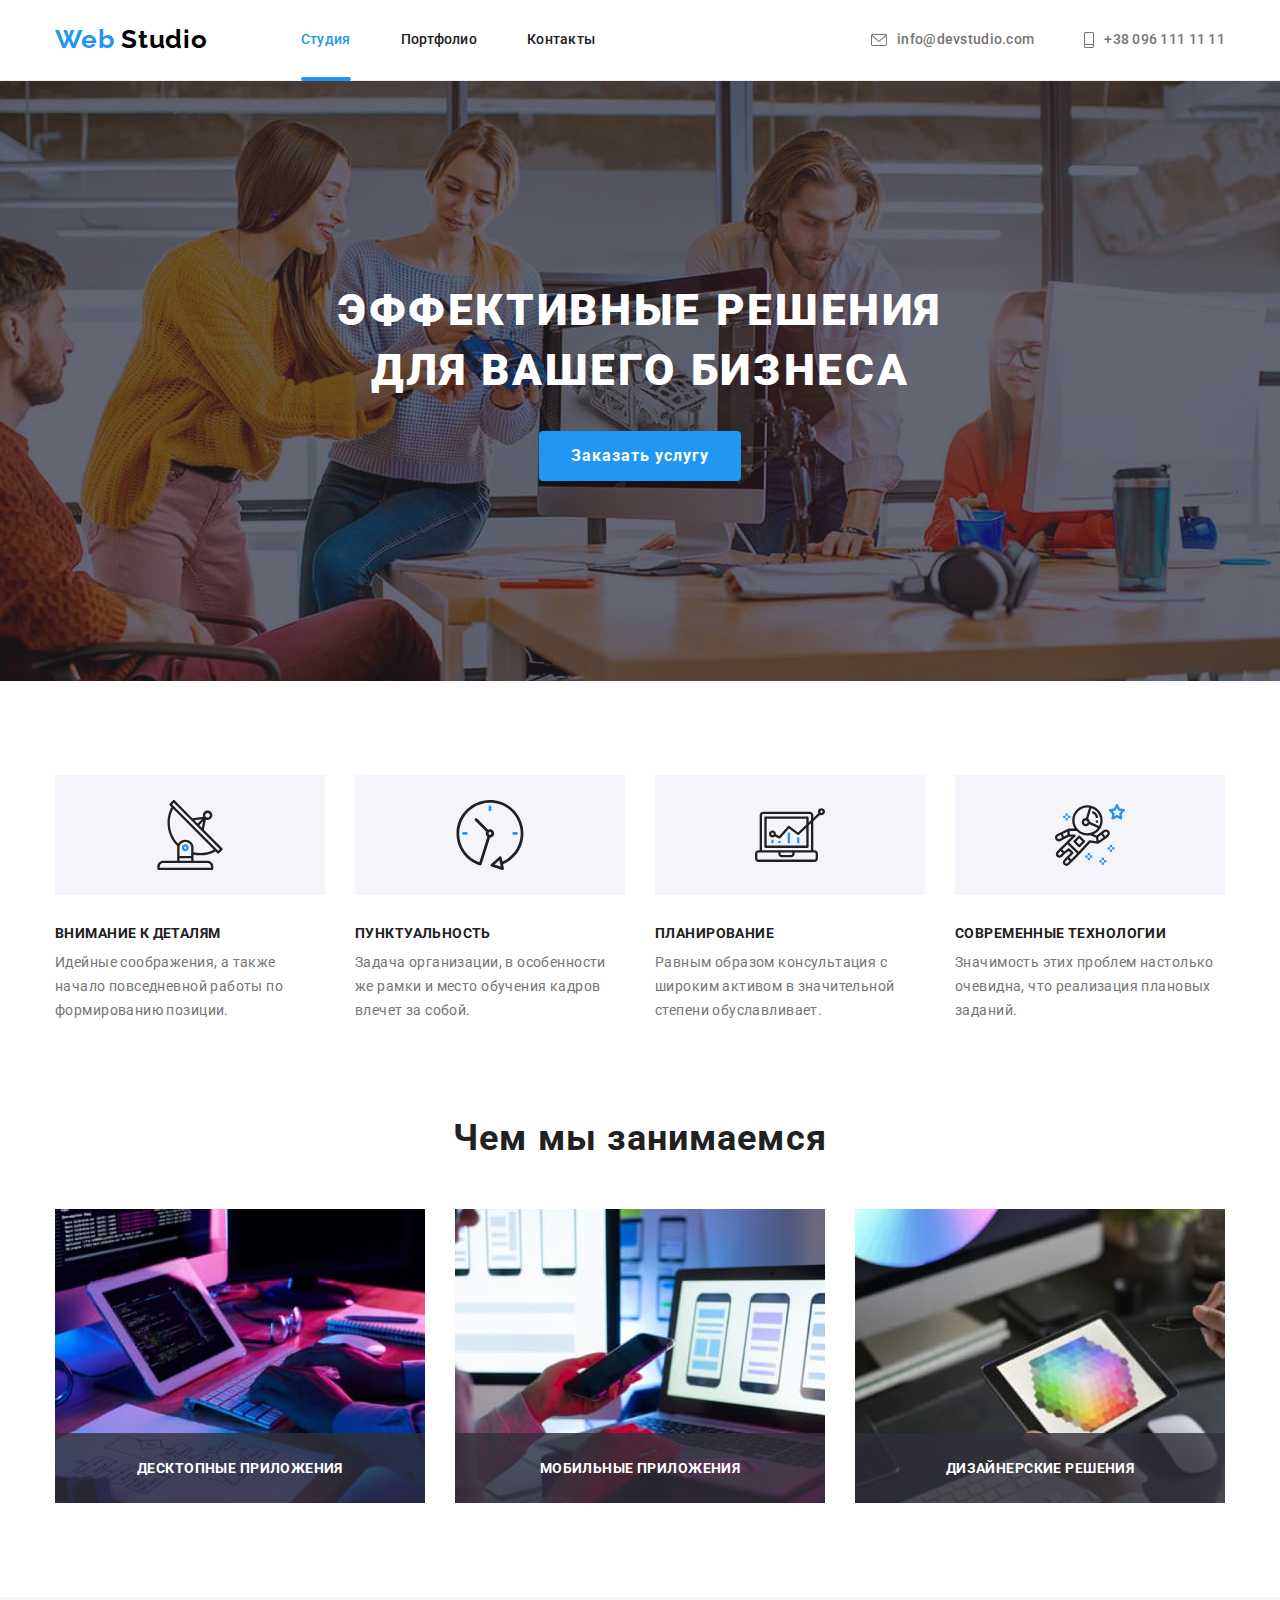
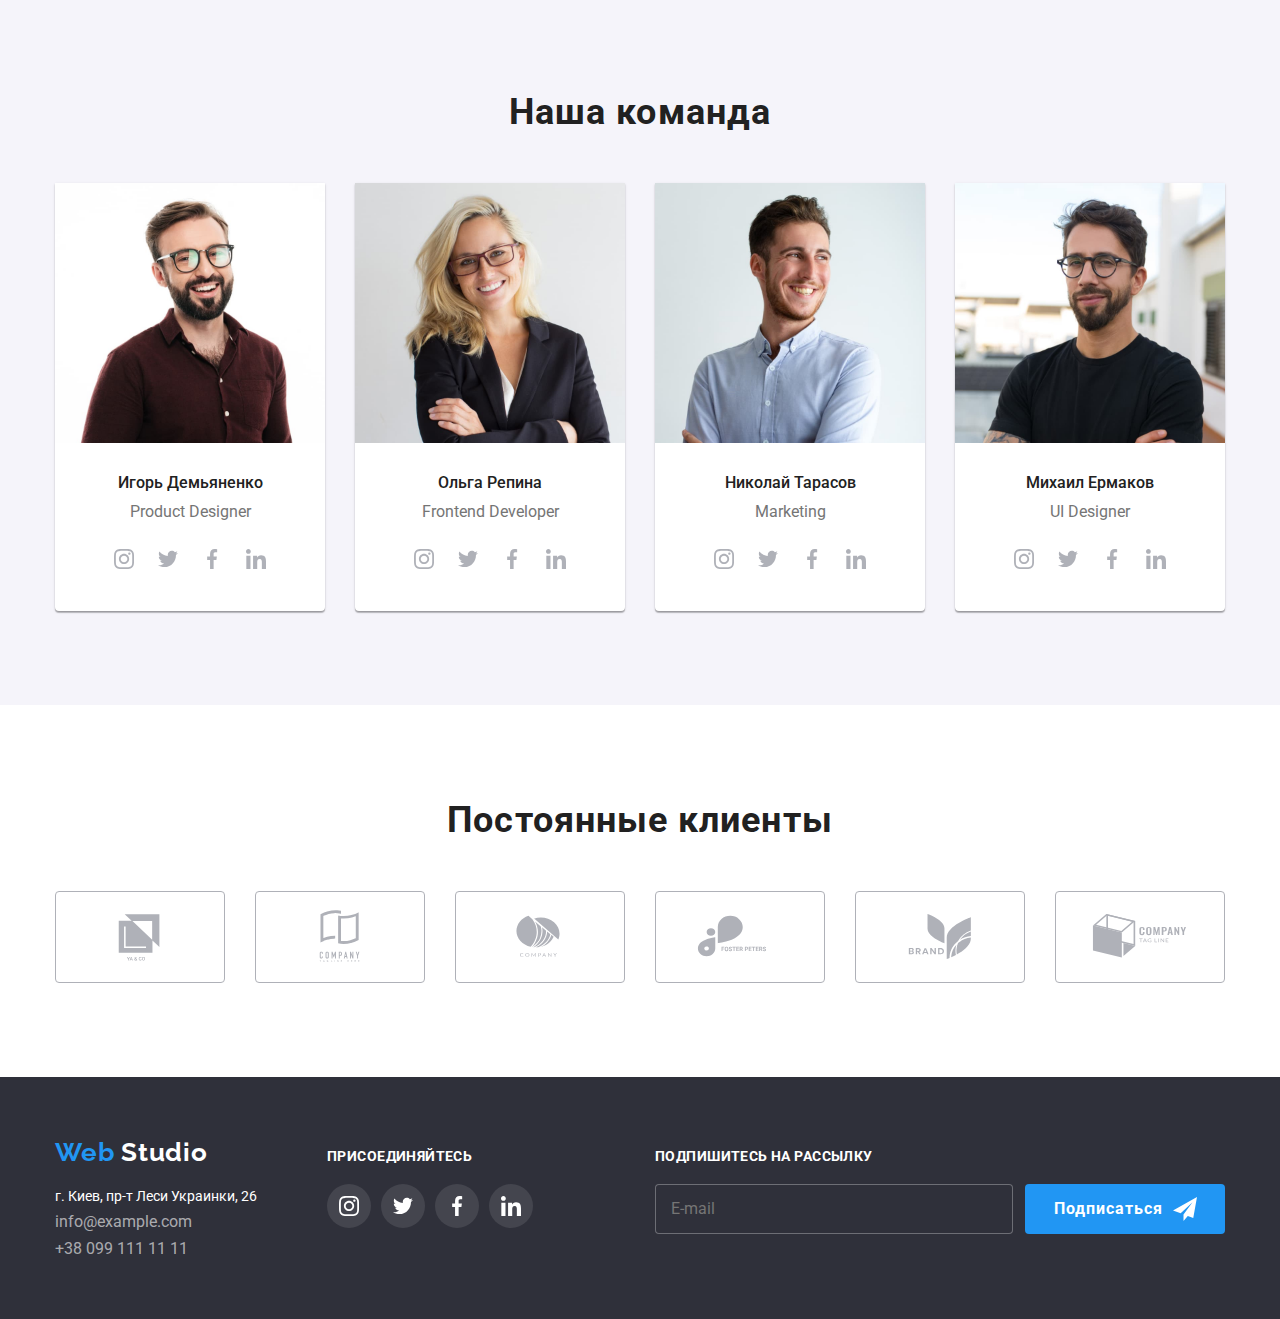
<file: index.html>
<!DOCTYPE html>
<html lang="ru">
  <head>
    <meta charset="UTF-8" />
    <meta http-equiv="X-UA-Compatible" content="IE=edge" />
    <meta name="viewport" content="width=device-width, initial-scale=1.0" />
    <title>Веб-студия</title>
    <link rel="preconnect" href="https://fonts.gstatic.com" />
    <link
      href="https://fonts.googleapis.com/css2?family=Raleway:wght@700&family=Roboto:wght@400;500;700;900&display=swap"
      rel="stylesheet"
    />
    <link
      rel="stylesheet"
      href="https://cdnjs.cloudflare.com/ajax/libs/modern-normalize/1.0.0/modern-normalize.min.css"
    />

    <!-- link rel="stylesheet" href="./css/style.css" />< -->

    <link rel="stylesheet" href="./css/main.min.css" />
  </head>
  <body>
    <!-- --------header---------- -->
    <header class="header-page">
      <div class="header-container container">
        <a href="./index.html" class="link logo header-page__logo">
          <span class="header-page__web">Web</span>
          Studio
        </a>

        <nav class="nav-page">
          <ul class="nav-page__list">
            <li class="nav-page__item">
              <a
                href="./index.html"
                class="link nav-page__link nav-page__link--current link"
              >
                Студия
              </a>
            </li>
            <li class="nav-page__item">
              <a href="./portfolio.html" class="link nav-page__link link">
                Портфолио
              </a>
            </li>
            <li class="nav-page__item">
              <a href="" class="link nav-page__link link">Контакты</a>
            </li>
          </ul>
        </nav>

        <!-- --------header contacts---------=------ -->
        <ul class="contacts-list">
          <li class="contacts-list__item">
            <a
              href="mailto:info@devstudio.com"
              class="link contacts-list__link link"
            >
              <svg class="contacts-list__icon" width="16" height="12">
                <use href="./img/sprite.svg#icon-mail"></use>
              </svg>
              info@devstudio.com
            </a>
          </li>
          <li class="contacts-list__item">
            <a href="tel:+380961111111" class="link contacts-list__link">
              <svg class="contacts-list__icon" width="10" height="16">
                <use href="./img/sprite.svg#icon-phone"></use>
              </svg>
              +38 096 111 11 11
            </a>
          </li>
        </ul>
      </div>
    </header>

    <main>
      <!-------------business solution--------------->

      <section class="overlay-section">
        <div class="overlay-container">
          <h1 class="overlay-title">
            Эффективные решения для вашего бизнеса
          </h1>
          <button data-modal-open type="button" class="overlay-button">
            Заказать услугу
          </button>
        </div>
      </section>

      <!-------------advantage------------------------>
      <section class="advantage-section">
        <div class="container">
          <h2 class="title visually-hidden">Наши особенности</h2>
          <ul class="advantage-list">
            <li class="advantage-list__item">
              <div class="advantage-icon">
                <svg class="advantage-icon__svg">
                  <use href="./img/sprite.svg#icon-antenna"></use>
                </svg>
              </div>
              <h3 class="advantage-list__title">Внимание к деталям</h3>
              <p class="advantage-list__description">
                Идейные соображения, а также начало повседневной работы по
                формированию позиции.
              </p>
            </li>

            <li class="advantage-list__item">
              <div class="advantage-icon">
                <svg class="advantage-icon__svg">
                  <use href="./img/sprite.svg#icon-clock"></use>
                </svg>
              </div>
              <h3 class="advantage-list__title">Пунктуальность</h3>
              <p class="advantage-list__description">
                Задача организации, в особенности же рамки и место обучения
                кадров влечет за собой.
              </p>
            </li>

            <li class="advantage-list__item">
              <div class="advantage-icon">
                <svg class="advantage-icon__svg">
                  <use href="./img/sprite.svg#icon-diagram"></use>
                </svg>
              </div>
              <h3 class="advantage-list__title">Планирование</h3>
              <p class="advantage-list__description">
                Равным образом консультация с широким активом в значительной
                степени обуславливает.
              </p>
            </li>

            <li class="advantage-list__item">
              <div class="advantage-icon">
                <svg class="advantage-icon__svg">
                  <use href="./img/sprite.svg#icon-astronaut"></use>
                </svg>
              </div>

              <h3 class="advantage-list__title">Современные технологии</h3>
              <p class="advantage-list__description">
                Значимость этих проблем настолько очевидна, что реализация
                плановых заданий.
              </p>
            </li>
          </ul>
        </div>
      </section>

      <!--------------what are we doing---------------->
      <section class="services-section">
        <div class="container">
          <h2 class="title">Чем мы занимаемся</h2>
          <ul class="services-list">
            <li class="services-list__item">
              <div class="develop">
                <img
                  src="./img/box1.jpg"
                  alt="Десктопные приложения"
                  width="370"
                  height="294"
                />
                <div class="develop-fon">
                  <p class="develop-fon__name">Десктопные приложения</p>
                </div>
              </div>
            </li>

            <li class="services-list__item">
              <div class="develop">
                <img
                  src="./img/box2.jpg"
                  alt="Мобильные приложения"
                  width="370"
                  height="294"
                />
                <div class="develop-fon">
                  <p class="develop-fon__name">Мобильные приложения</p>
                </div>
              </div>
            </li>

            <li class="services-list__item">
              <div class="develop">
                <img
                  src="./img/box3.jpg"
                  alt="Дизайнерские решения"
                  width="370"
                  height="294"
                />
                <div class="develop-fon">
                  <p class="develop-fon__name">Дизайнерские решения</p>
                </div>
              </div>
            </li>
          </ul>
        </div>
      </section>

      <!---------------our team------------------------->
      <section class="team-section">
        <div class="container">
          <h2 class="title">Наша команда</h2>
          <ul class="team-list">
            <li class="team-list__item">
              <img
                src="./img/team-img/img.jpg"
                alt="Игорь Демьяненко фото"
                width="270"
                height="260"
              />
              <div class="team-data">
                <h3 class="team-data__name">Игорь Демьяненко</h3>
                <p class="team-data__position">Product Designer</p>

                <ul class="social-list">
                  <li class="social-list__item">
                    <a
                      href=""
                      class="social-list__link social-list__link--light"
                    >
                      <svg class="social-list__svg" width="20" height="20">
                        <use href="./img/sprite.svg#icon-instagram"></use>
                      </svg>
                    </a>
                  </li>

                  <li class="social-list__item">
                    <a
                      href=""
                      class="social-list__link social-list__link--light"
                    >
                      <svg class="social-list__svg" width="20" height="20">
                        <use href="./img/sprite.svg#icon-twitter"></use>
                      </svg>
                    </a>
                  </li>

                  <li class="social-list__item">
                    <a
                      href=""
                      class="social-list__link social-list__link--light"
                    >
                      <svg class="social-list__svg" width="20" height="20">
                        <use href="./img/sprite.svg#icon-facebook"></use>
                      </svg>
                    </a>
                  </li>

                  <li class="social-list__item">
                    <a
                      href=""
                      class="social-list__link social-list__link--light"
                    >
                      <svg class="social-list__svg" width="20" height="20">
                        <use href="./img/sprite.svg#icon-linkedin"></use>
                      </svg>
                    </a>
                  </li>
                </ul>
              </div>
            </li>
            <li class="team-list__item">
              <img
                src="./img/team-img/img1.jpg"
                alt="Ольга Репина фото"
                width="270"
                height="260"
              />
              <div class="team-data">
                <h3 class="team-data__name">Ольга Репина</h3>
                <p class="team-data__position">Frontend Developer</p>
                <ul class="social-list">
                  <li class="social-list__item">
                    <a
                      href=""
                      class="social-list__link social-list__link--light"
                    >
                      <svg class="social-list__svg" width="20" height="20">
                        <use href="./img/sprite.svg#icon-instagram"></use>
                      </svg>
                    </a>
                  </li>

                  <li class="social-list__item">
                    <a
                      href=""
                      class="social-list__link social-list__link--light"
                    >
                      <svg class="social-list__svg" width="20" height="20">
                        <use href="./img/sprite.svg#icon-twitter"></use>
                      </svg>
                    </a>
                  </li>

                  <li class="social-list__item">
                    <a
                      href=""
                      class="social-list__link social-list__link--light"
                    >
                      <svg class="social-list__svg" width="20" height="20">
                        <use href="./img/sprite.svg#icon-facebook"></use>
                      </svg>
                    </a>
                  </li>

                  <li class="social-list__item">
                    <a
                      href=""
                      class="social-list__link social-list__link--light"
                    >
                      <svg class="social-list__svg" width="20" height="20">
                        <use href="./img/sprite.svg#icon-linkedin"></use>
                      </svg>
                    </a>
                  </li>
                </ul>
              </div>
            </li>
            <li class="team-list__item">
              <img
                src="./img/team-img/img2.jpg"
                alt="Николай Тарасов фото"
                width="270"
                height="260"
              />
              <div class="team-data">
                <h3 class="team-data__name">Николай Тарасов</h3>
                <p class="team-data__position">Marketing</p>
                <ul class="social-list">
                  <li class="social-list__item">
                    <a
                      href=""
                      class="social-list__link social-list__link--light"
                    >
                      <svg class="social-list__svg" width="20" height="20">
                        <use href="./img/sprite.svg#icon-instagram"></use>
                      </svg>
                    </a>
                  </li>

                  <li class="social-list__item">
                    <a
                      href=""
                      class="social-list__link social-list__link--light"
                    >
                      <svg class="social-list__svg" width="20" height="20">
                        <use href="./img/sprite.svg#icon-twitter"></use>
                      </svg>
                    </a>
                  </li>

                  <li class="social-list__item">
                    <a
                      href=""
                      class="social-list__link social-list__link--light"
                    >
                      <svg class="social-list__svg" width="20" height="20">
                        <use href="./img/sprite.svg#icon-facebook"></use>
                      </svg>
                    </a>
                  </li>

                  <li class="social-list__item">
                    <a
                      href=""
                      class="social-list__link social-list__link--light"
                    >
                      <svg class="social-list__svg" width="20" height="20">
                        <use href="./img/sprite.svg#icon-linkedin"></use>
                      </svg>
                    </a>
                  </li>
                </ul>
              </div>
            </li>
            <li class="team-list__item">
              <img
                src="./img/team-img/img3.jpg"
                alt="Михаил Ермаков фото"
                width="270"
                height="260"
              />
              <div class="team-data">
                <h3 class="team-data__name">Михаил Ермаков</h3>
                <p class="team-data__position">UI Designer</p>
                <ul class="social-list">
                  <li class="social-list__item">
                    <a
                      href=""
                      class="social-list__link social-list__link--light"
                    >
                      <svg class="social-list__svg" width="20" height="20">
                        <use href="./img/sprite.svg#icon-instagram"></use>
                      </svg>
                    </a>
                  </li>

                  <li class="social-list__item">
                    <a
                      href=""
                      class="social-list__link social-list__link--light"
                    >
                      <svg class="social-list__svg" width="20" height="20">
                        <use href="./img/sprite.svg#icon-twitter"></use>
                      </svg>
                    </a>
                  </li>

                  <li class="social-list__item">
                    <a
                      href=""
                      class="social-list__link social-list__link--light"
                    >
                      <svg class="social-list__svg" width="20" height="20">
                        <use href="./img/sprite.svg#icon-facebook"></use>
                      </svg>
                    </a>
                  </li>

                  <li class="social-list__item">
                    <a
                      href=""
                      class="social-list__link social-list__link--light"
                    >
                      <svg class="social-list__svg" width="20" height="20">
                        <use href="./img/sprite.svg#icon-linkedin"></use>
                      </svg>
                    </a>
                  </li>
                </ul>
              </div>
            </li>
          </ul>
        </div>
      </section>

      <!-- ----------clients-------------- -->

      <section class="clients-section">
        <h2 class="title">Постоянные клиенты</h2>
        <div class="container">
          <ul class="clients-list">
            <li class="clients-list__item">
              <a href="" class="clients-list__link">
                <svg class="clients-list__svg">
                  <use
                    href="./img/sprite.svg#icon-logo1"
                    width="106"
                    height="60"
                  ></use>
                </svg>
              </a>
            </li>

            <li class="clients-list__item">
              <a href="" class="clients-list__link">
                <svg class="clients-list__svg">
                  <use
                    href="./img/sprite.svg#icon-logo2"
                    width="106"
                    height="60"
                  ></use>
                </svg>
              </a>
            </li>

            <li class="clients-list__item">
              <a href="" class="clients-list__link">
                <svg class="clients-list__svg">
                  <use
                    href="./img/sprite.svg#icon-logo3"
                    width="106"
                    height="60"
                  ></use>
                </svg>
              </a>
            </li>

            <li class="clients-list__item">
              <a href="" class="clients-list__link">
                <svg class="clients-list__svg">
                  <use
                    href="./img/sprite.svg#icon-logo4"
                    width="106"
                    height="60"
                  ></use>
                </svg>
              </a>
            </li>

            <li class="clients-list__item">
              <a href="" class="clients-list__link">
                <svg class="clients-list__svg">
                  <use
                    href="./img/sprite.svg#icon-logo5"
                    width="106"
                    height="60"
                  ></use>
                </svg>
              </a>
            </li>

            <li class="clients-list__item">
              <a href="" class="clients-list__link">
                <svg class="clients-list__svg">
                  <use
                    href="./img/sprite.svg#icon-logo6"
                    width="106"
                    height="60"
                  ></use>
                </svg>
              </a>
            </li>
          </ul>
        </div>
      </section>
    </main>

    <!------------------footer------------------------->
    <footer class="footer-section">
      <div class="container footer-container">
        <div class="footer-contacts">
          <a href="./index.html" class="link logo-footer">
            <span class="logo-footer__web">Web</span>
            Studio
          </a>

          <address>
            <ul class="address-list">
              <li class="address-list__item">
                <a href="" class="link address">
                  г. Киев, пр-т Леси Украинки, 26
                </a>
              </li>
              <li class="address-list__item">
                <a
                  href="mailto:info@example.com "
                  class="address-list__link link"
                >
                  info@example.com
                </a>
              </li>
              <li class="address-list__item">
                <a href="tel:+380991111111" class="address-list__link link">
                  +38 099 111 11 11
                </a>
              </li>
            </ul>
          </address>
        </div>

        <div class="join-form">
          <p class="join-form__title">Присоединяйтесь</p>

          <ul class="social-list">
            <li class="social-list__item social-list__item--footer">
              <a href="" class="social-list__link social-list_link--dark">
                <svg
                  class="social-list__svg social-list__svg--dark"
                  width="20"
                  height="20"
                >
                  <use href="./img/sprite.svg#icon-instagram"></use>
                </svg>
              </a>
            </li>

            <li class="social-list__item social-list__item--footer">
              <a href="" class="social-list__link social-list_link--dark">
                <svg
                  class="social-list__svg social-list__svg--dark"
                  width="20"
                  height="20"
                >
                  <use href="./img/sprite.svg#icon-twitter"></use>
                </svg>
              </a>
            </li>

            <li class="social-list__item social-list__item--footer">
              <a href="" class="social-list__link social-list_link--dark">
                <svg
                  class="social-list__svg social-list__svg--dark"
                  width="20"
                  height="20"
                >
                  <use href="./img/sprite.svg#icon-facebook"></use>
                </svg>
              </a>
            </li>

            <li class="social-list__item social-list__item--footer">
              <a href="" class="social-list__link social-list_link--dark">
                <svg
                  class="social-list__svg social-list__svg--dark"
                  width="20"
                  height="20"
                >
                  <use href="./img/sprite.svg#icon-linkedin"></use>
                </svg>
              </a>
            </li>
          </ul>
        </div>

        <div class="subscribe-form">
          <p class="subscribe-form__title">Подпишитесь на рассылку</p>
          <form>
            <div class="subscribe-mail">
              <input
                class="subscribe-mail__input"
                type="email"
                name="mail"
                id="mail"
                placeholder="E-mail"
              />
              <label for="mail"></label>

              <button type="submit" class="subscribe-button">
                Подписаться

                <svg class="subscribe-button__svg" width="24" height="24">
                  <use href="./img/sprite.svg#icon-send"></use>
                </svg>
              </button>
            </div>
          </form>
        </div>
      </div>
    </footer>

    <div data-modal class="backdrop is-hidden">
      <div class="modal">
        <button data-modal-close type="button" class="modal-close-button">
          <svg class="modal-close-icon" width="18px" height="18px">
            <use href="./img/sprite.svg#icon-close-modal"></use>
          </svg>
        </button>

        <div class="modal-form-data">
          <p class="modal-form-title">
            Оставьте свои данные, мы вам перезвоним
          </p>
          <form class="modal-form">
            <div class="modal-form-group">
              <label for="name">Имя</label>
              <input class="modal-entry" type="text" name="name" id="name" />
              <svg class="modal-form-icon" width="12" height="12">
                <use href="./img/sprite.svg#icon-person-modal"></use>
              </svg>
            </div>

            <div class="modal-form-group">
              <label for="name">Телефон</label>
              <input class="modal-entry" type="tel" name="tel" id="tel" />
              <svg class="modal-form-icon" width="13" height="13">
                <use href="./img/sprite.svg#icon-phone-modal"></use>
              </svg>
            </div>

            <div class="modal-form-group">
              <label for="email">Почта</label>
              <input class="modal-entry" type="email" name="email" id="email" />
              <svg class="modal-form-icon" width="15" height="12">
                <use href="./img/sprite.svg#icon-email-modal"></use>
              </svg>
            </div>

            <div class="modal-form-group form-comment">
              <label for="comment">Комментарий</label>
              <textarea
                class="user-comment"
                name="comment"
                id="comment"
                rows="10"
                placeholder="Введите текст"
              ></textarea>
            </div>

            <label class="agreement">
              <input
                class="visually-hidden modal-checkbox-input"
                type="checkbox"
                name="agreement"
              />
              <svg class="checkbox-icon" width="16" height="15">
                <use href="./img/sprite.svg#icon-check"></use>
              </svg>

              <span class="agreement-label">
                Соглашаюсь с рассылкой и принимаю
              </span>
              <a class="agreement-link link" href="">Условия договора</a>
            </label>

            <div class="modal-btn-submit">
              <button type="submit" class="modal-form-btn">Отправить</button>
            </div>
          </form>
        </div>
      </div>
    </div>

    <script src="./js/modal.js"></script>
  </body>
</html>
</file>
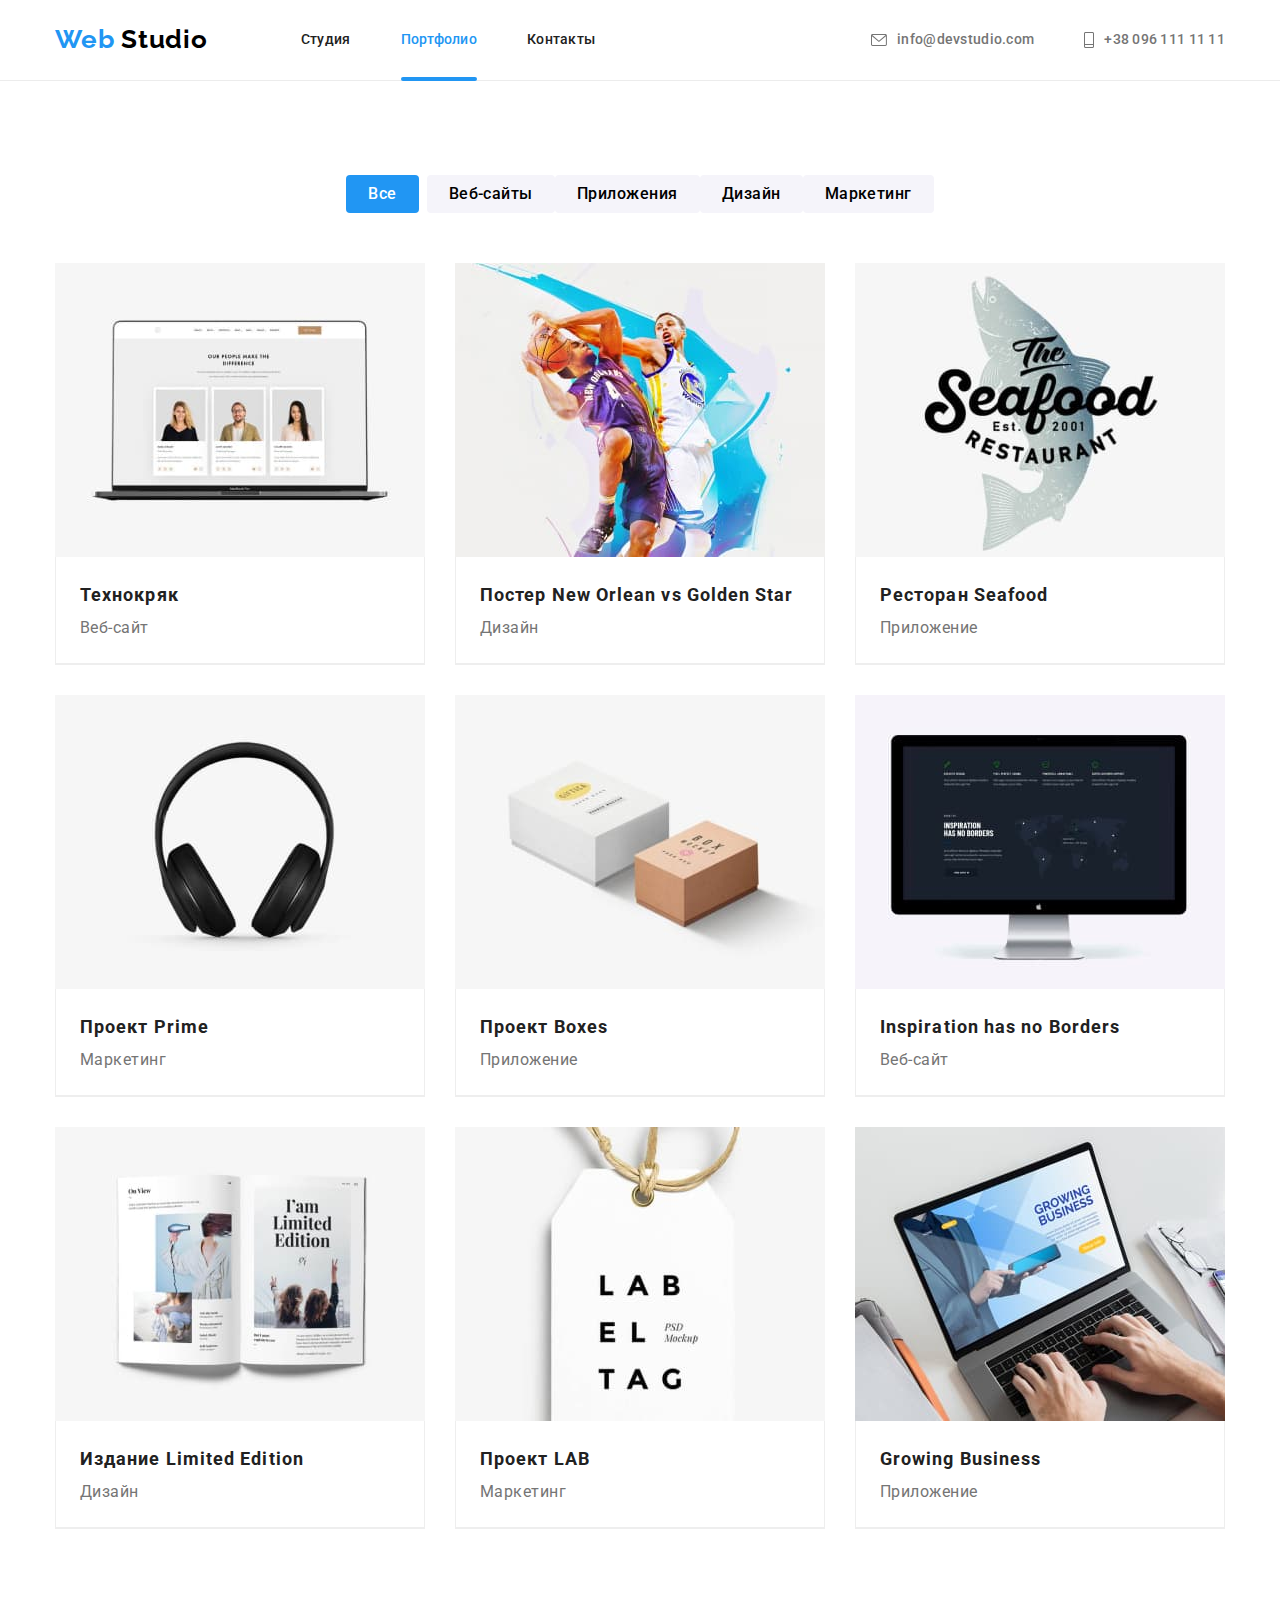
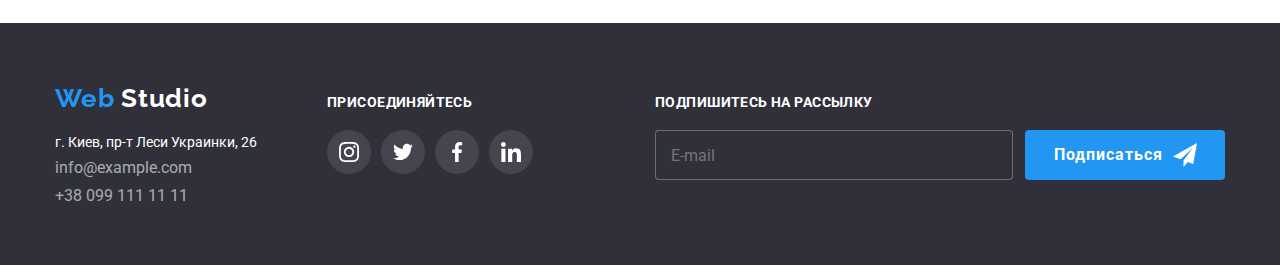
<file: portfolio.html>
<!DOCTYPE html>
<html lang="en">
  <head>
    <meta charset="UTF-8" />
    <meta http-equiv="X-UA-Compatible" content="IE=edge" />
    <meta name="viewport" content="width=device-width, initial-scale=1.0" />
    <title>Веб-студия</title>
    <link rel="preconnect" href="https://fonts.gstatic.com" />
    <link
      href="https://fonts.googleapis.com/css2?family=Raleway:wght@700&family=Roboto:wght@400;500;700;900&display=swap"
      rel="stylesheet"
    />

    <link
      rel="stylesheet"
      href="https://cdnjs.cloudflare.com/ajax/libs/modern-normalize/1.0.0/modern-normalize.min.css"
    />
    <!-- <link rel="stylesheet" href="./css/style.css" /> -->
    <link rel="stylesheet" href="./css/main.min.css" />
  </head>
  <body>
    <!-- --------header---------- -->
    <header class="header-page">
      <div class="header-container container">
        <a href="./index.html" class="link logo header-page__logo">
          <span class="header-page__web">Web</span>
          Studio
        </a>

        <nav class="nav-page">
          <ul class="nav-page__list">
            <li class="nav-page__item">
              <a href="./index.html" class="link nav-page__link link">
                Студия
              </a>
            </li>
            <li class="nav-page__item">
              <a
                href="./portfolio.html"
                class="link nav-page__link nav-page__link--current link"
              >
                Портфолио
              </a>
            </li>
            <li class="nav-page__item">
              <a href="" class="link nav-page__link link">Контакты</a>
            </li>
          </ul>
        </nav>

        <!-- --------header contacts---------=------ -->
        <ul class="contacts-list">
          <li class="contacts-list__item">
            <a
              href="mailto:info@devstudio.com"
              class="link contacts-list__link link"
            >
              <svg class="contacts-list__icon" width="16" height="12">
                <use href="./img/sprite.svg#icon-mail"></use>
              </svg>
              info@devstudio.com
            </a>
          </li>
          <li class="contacts-list__item">
            <a href="tel:+380961111111" class="link contacts-list__link">
              <svg class="contacts-list__icon" width="10" height="16">
                <use href="./img/sprite.svg#icon-phone"></use>
              </svg>
              +38 096 111 11 11
            </a>
          </li>
        </ul>
      </div>
    </header>

    <main>
      <!------------------portfolio------------------------->
      <section class="portfolio-section">
        <div class="container">
          <h1 class="portfolio-title visually-hidden">Portfolio</h1>
          <!------------------list button------------------------->
          <ul class="button-list">
            <li class="button-list__item">
              <button type="button" class="button-list__btn btn-main">
                Все
              </button>
            </li>
            <li class="button-list-item">
              <button type="button" class="button-list__btn">Веб-сайты</button>
            </li>
            <li class="button-list-item">
              <button type="button" class="button-list__btn">Приложения</button>
            </li>
            <li class="button-list-item">
              <button type="button" class="button-list__btn">Дизайн</button>
            </li>
            <li class="button-list-item">
              <button type="button" class="button-list__btn">Маркетинг</button>
            </li>
          </ul>

          <!------------------projects---------------------------->
          <ul class="projects-list">
            <li class="projects-list__item">
              <a href="" class="projects-list__link link">
                <div class="projects-wrapper">
                  <img
                    src="./img/images-portfolio/img1.jpg"
                    alt="Технокряк"
                    class="projects-wrapper__img"
                    width="370"
                    height="294"
                  />
                  <p class="overlay-description">
                    Технокряк это современная площадка распространения
                    коронавируса. Компании используют эту платформу для
                    цифрового шпионажа и атак на защищённые сервера конкурентов.
                  </p>
                </div>

                <div class="projects-data">
                  <h2 class="projects-data__name">Технокряк</h2>
                  <p class="projects-data__type">Веб-сайт</p>
                </div>
              </a>
            </li>

            <li class="projects-list__item">
              <a href="" class="projects-list__link link">
                <div class="projects-wrapper">
                  <img
                    src="./img/images-portfolio/img2.jpg"
                    alt="Постер New Orlean vs Golden Star"
                    class="projects-wrapper__img"
                    width="370"
                    height="294"
                  />
                  <p class="overlay-description">
                    Технокряк это современная площадка распространения
                    коронавируса. Компании используют эту платформу для
                    цифрового шпионажа и атак на защищённые сервера конкурентов.
                  </p>
                </div>

                <div class="projects-data">
                  <h2 class="projects-data__name">
                    Постер New Orlean vs Golden Star
                  </h2>
                  <p class="projects-data__type">Дизайн</p>
                </div>
              </a>
            </li>

            <li class="projects-list__item">
              <a href="" class="projects-list__link link">
                <div class="projects-wrapper">
                  <img
                    src="./img/images-portfolio/img3.jpg"
                    alt="Ресторан Seafood"
                    class="projects-wrapper__img"
                    width="370"
                    height="294"
                  />
                  <p class="overlay-description">
                    Технокряк это современная площадка распространения
                    коронавируса. Компании используют эту платформу для
                    цифрового шпионажа и атак на защищённые сервера конкурентов.
                  </p>
                </div>

                <div class="projects-data">
                  <h2 class="projects-data__name">Ресторан Seafood</h2>
                  <p class="projects-data__type">Приложение</p>
                </div>
              </a>
            </li>

            <li class="projects-list__item">
              <a href="" class="projects-list__link link">
                <div class="projects-wrapper">
                  <img
                    src="./img/images-portfolio/img4.jpg"
                    alt="Проект Prime"
                    class="projects-wrapper__img"
                    width="370"
                    height="294"
                  />
                  <p class="overlay-description">
                    Технокряк это современная площадка распространения
                    коронавируса. Компании используют эту платформу для
                    цифрового шпионажа и атак на защищённые сервера конкурентов.
                  </p>
                </div>

                <div class="projects-data">
                  <h2 class="projects-data__name">Проект Prime</h2>
                  <p class="projects-data__type">Маркетинг</p>
                </div>
              </a>
            </li>

            <li class="projects-list__item">
              <a href="" class="projects-list__link link">
                <div class="projects-wrapper">
                  <img
                    src="./img/images-portfolio/img5.jpg"
                    alt="Проект Boxes"
                    class="projects-wrapper__img"
                    width="370"
                    height="294"
                  />
                  <p class="overlay-description">
                    Технокряк это современная площадка распространения
                    коронавируса. Компании используют эту платформу для
                    цифрового шпионажа и атак на защищённые сервера конкурентов.
                  </p>
                </div>

                <div class="projects-data">
                  <h2 class="projects-data__name">Проект Boxes</h2>
                  <p class="projects-data__type">Приложение</p>
                </div>
              </a>
            </li>

            <li class="projects-list__item">
              <a href="" class="projects-list__link link">
                <div class="projects-wrapper">
                  <img
                    src="./img/images-portfolio/img6.jpg"
                    alt="Inspiration has no Borders"
                    class="projects-wrapper__img"
                    width="370"
                    height="294"
                  />
                  <p class="overlay-description">
                    Технокряк это современная площадка распространения
                    коронавируса. Компании используют эту платформу для
                    цифрового шпионажа и атак на защищённые сервера конкурентов.
                  </p>
                </div>

                <div class="projects-data">
                  <h2 class="projects-data__name">
                    Inspiration has no Borders
                  </h2>
                  <p class="projects-data__type">Веб-сайт</p>
                </div>
              </a>
            </li>

            <li class="projects-list__item">
              <a href="" class="projects-list__link link">
                <div class="projects-wrapper">
                  <img
                    src="./img/images-portfolio/img7.jpg"
                    alt="Издание Limited Edition"
                    class="projects-wrapper__img"
                    width="370"
                    height="294"
                  />
                  <p class="overlay-description">
                    Технокряк это современная площадка распространения
                    коронавируса. Компании используют эту платформу для
                    цифрового шпионажа и атак на защищённые сервера конкурентов.
                  </p>
                </div>

                <div class="projects-data">
                  <h2 class="projects-data__name">
                    Издание Limited Edition
                  </h2>
                  <p class="projects-data__type">Дизайн</p>
                </div>
              </a>
            </li>

            <li class="projects-list__item">
              <a href="" class="projects-list__link link">
                <div class="projects-wrapper">
                  <img
                    src="./img/images-portfolio/img8.jpg"
                    alt=""
                    class="projects-wrapper__img"
                    width="370"
                    height="294"
                  />
                  <p class="overlay-description">
                    Технокряк это современная площадка распространения
                    коронавируса. Компании используют эту платформу для
                    цифрового шпионажа и атак на защищённые сервера конкурентов.
                  </p>
                </div>

                <div class="projects-data">
                  <h2 class="projects-data__name">Проект LAB</h2>
                  <p class="projects-data__type">Маркетинг</p>
                </div>
              </a>
            </li>

            <li class="projects-list__item">
              <a href="" class="projects-list__link link">
                <div class="projects-wrapper">
                  <img
                    src="./img/images-portfolio/img9.jpg"
                    alt="Growing Business"
                    class="projects-wrapper__img"
                    width="370"
                    height="294"
                  />
                  <p class="overlay-description">
                    Технокряк это современная площадка распространения
                    коронавируса. Компании используют эту платформу для
                    цифрового шпионажа и атак на защищённые сервера конкурентов.
                  </p>
                </div>

                <div class="projects-data">
                  <h2 class="projects-data__name">Growing Business</h2>
                  <p class="projects-data__type">Приложение</p>
                </div>
              </a>
            </li>
          </ul>
        </div>
      </section>
    </main>

    <!------------------footer------------------------->
    <footer class="footer-section">
      <div class="container footer-container">
        <div class="footer-contacts">
          <a href="./index.html" class="link logo-footer">
            <span class="logo-footer__web">Web</span>
            Studio
          </a>

          <address>
            <ul class="address-list">
              <li class="address-list__item">
                <a href="" class="link address">
                  г. Киев, пр-т Леси Украинки, 26
                </a>
              </li>
              <li class="address-list__item">
                <a
                  href="mailto:info@example.com "
                  class="address-list__link link"
                >
                  info@example.com
                </a>
              </li>
              <li class="address-list__item">
                <a href="tel:+380991111111" class="address-list__link link">
                  +38 099 111 11 11
                </a>
              </li>
            </ul>
          </address>
        </div>

        <div class="join-form">
          <p class="join-form__title">Присоединяйтесь</p>

          <ul class="social-list">
            <li class="social-list__item social-list__item--footer">
              <a href="" class="social-list__link social-list_link--dark">
                <svg
                  class="social-list__svg social-list__svg--dark"
                  width="20"
                  height="20"
                >
                  <use href="./img/sprite.svg#icon-instagram"></use>
                </svg>
              </a>
            </li>

            <li class="social-list__item social-list__item--footer">
              <a href="" class="social-list__link social-list_link--dark">
                <svg
                  class="social-list__svg social-list__svg--dark"
                  width="20"
                  height="20"
                >
                  <use href="./img/sprite.svg#icon-twitter"></use>
                </svg>
              </a>
            </li>

            <li class="social-list__item social-list__item--footer">
              <a href="" class="social-list__link social-list_link--dark">
                <svg
                  class="social-list__svg social-list__svg--dark"
                  width="20"
                  height="20"
                >
                  <use href="./img/sprite.svg#icon-facebook"></use>
                </svg>
              </a>
            </li>

            <li class="social-list__item social-list__item--footer">
              <a href="" class="social-list__link social-list_link--dark">
                <svg
                  class="social-list__svg social-list__svg--dark"
                  width="20"
                  height="20"
                >
                  <use href="./img/sprite.svg#icon-linkedin"></use>
                </svg>
              </a>
            </li>
          </ul>
        </div>

        <div class="subscribe-form">
          <p class="subscribe-form__title">Подпишитесь на рассылку</p>
          <form>
            <div class="subscribe-mail">
              <input
                class="subscribe-mail__input"
                type="email"
                name="mail"
                id="mail"
                placeholder="E-mail"
              />
              <label for="mail"></label>

              <button type="submit" class="subscribe-button">
                Подписаться

                <svg class="subscribe-button__svg" width="24" height="24">
                  <use href="./img/sprite.svg#icon-send"></use>
                </svg>
              </button>
            </div>
          </form>
        </div>
      </div>
    </footer>

    <script src="./js/modal.js"></script>
  </body>
</html>
</file>
<file: css/style.css>
:root {
  --title-text-color: #212121;
  --white-color: #ffffff;
  --main-text-color: #757575;
  --accent-color: #2196f3;
  --main-font-family: 'Roboto', sans-serif;
  --main-font-style: normal;
  --accent-font-family: 'Raleway', 'Arial', 'Helvetica', sans-serif;
  --footer-contacts-color: rgba(255, 255, 255, 0.6);
  --color-button-list-btn: #f5f4fa;
  --dark-background-color: #188ce8;
  --background-color-fon: #2f303a;
  --light-color-fon: #f5f4fa;
  --main-logo-color: #000000;
  --card-border-color: #eeeeee;
  --bcg-color-projects-wrapper: rgba(33, 150, 243, 0, 9);
  --color-projects-wrapper: rgba(255, 255, 255, 1);
  --overlay-color: rgba(33, 150, 243, 0.9);

  --icon-fill: #afb1b8;
  --icon-dark-theme: rgba(255, 255, 255, 0.1);

  --transition-duration: 250ms;
  --transition-timing-function: cubic-bezier(0.4, 0, 0.2, 1);
}

/* общие стили */

*,
::before,
::after {
  box-sizing: border-box;
  margin: 0;
  padding: 0;
}

body {
  font-family: var(--main-font-family);
  font-style: var(--main-font-style);
  color: var(--main-text-color);
}

ul {
  list-style: none;
  margin-top: 0;
  margin-bottom: 0;
}

.link {
  text-decoration: none;
  color: inherit;

  transition-property: color;
  transition-duration: var(--transition-duration);
  transition-timing-function: var(--transition-timing-function);
}

a,
img,
header {
  display: block;
}

h1,
h2,
h3,
h4,
h5,
h6,
p {
  margin-top: 0;
  margin-bottom: 0;
}

.container {
  width: 1200px;
  height: auto;
  padding: 0 15px;
  margin-left: auto;
  margin-right: auto;
}

.visually-hidden {
  position: absolute;
  clip: rect(0 0 0 0);
  width: 1px;
  height: 1px;
  margin: -1px;
}

/* header */
.header-container {
  display: flex;
  align-items: center;
}

.header-page {
  border-bottom: 1px solid #ececec;
}

/* logo  */

.logo,
.logo-footer {
  font-family: var(--accent-font-family);
  color: var(--main-logo-color);
  font-weight: 700;
  font-size: 26px;
  line-height: 1.192;
  letter-spacing: 0.03em;
}

.header-page__logo {
  padding-top: 24px;
  padding-bottom: 25px;
  margin-right: 93px;
}

.nav-page__list,
.contacts-list {
  display: flex;
  align-items: center;

  font-weight: 500;
  font-size: 14px;
  line-height: 1.14;
  letter-spacing: 0.02em;

  margin-left: auto;
}

.nav-page__link,
.contacts-list__link {
  padding-top: 32px;
  padding-bottom: 32px;
}

.nav-page__link {
  position: relative;
  color: var(--title-text-color);

  transition: color var(--transition-duration) var(--transition-timing-function);
}

.nav-page__item:not(:last-child) {
  margin-right: 50px;
}

.nav-page__link--current::after {
  position: absolute;
  bottom: -1px;
  left: 0;

  content: '';
  width: 100%;
  height: 4px;
  border-radius: 2px;
  background-color: var(--accent-color);

  transition-property: transform;
  transition-timing-function: var(--transition-timing-function);
  transition-duration: var(--transition-duration);
}

.nav-page__item:hover .nav-page__link,
.nav-page__item:focus .nav-page__link,
.nav-page__item:active .nav-page__link,
.contacts-list__item:hover,
.contacts-list__item:focus,
.contacts-list__item:active {
  color: var(--accent-color);
}

.contacts-list {
  color: var(--main-text-color);

  display: flex;
  margin-left: auto;
  align-items: center;
  padding-left: 0px;
}

.contacts-list__item:not(:last-child) {
  margin-right: 50px;
}

.contacts-list__link {
  position: relative;
  display: flex;
  text-align: center;
}

.contacts-list__icon {
  align-items: center;
  fill: var(--main-text-color);
  margin-right: 10px;

  transition: fill var(--transition-duration) var(--transition-timing-function);
}

.contacts-list__link:hover,
.contacts-list__link:focus {
  color: var(--accent-color);
}

.contacts-list__link:hover .contacts-list__icon,
.contacts-list__link:focus .contacts-list__icon {
  fill: currentColor;
}
/* html */
/* overlay */
.overlay-section {
  max-width: 1600px;
  height: 600px;

  background-repeat: no-repeat;
  background-position: center;
  background-size: cover;
  background-image: linear-gradient(
      rgba(47, 48, 58, 0.4),
      rgba(47, 48, 58, 0.4)
    ),
    url(../img/overlay-fon.jpg);
  background-color: var(--background-color-fon);

  margin-left: auto;
  margin-right: auto;
  padding-top: 200px;
  padding-bottom: 200px;
  text-align: center;
}

.overlay-title {
  color: var(--white-color);
  font-weight: 900;
  font-size: 44px;
  line-height: 1.363;
  letter-spacing: 0.06em;
  text-transform: uppercase;
  margin-bottom: 30px;
  vertical-align: inherit;
  width: 696px;
  margin-left: auto;
  margin-right: auto;
}

.overlay-button {
  display: inline-block;
  font-family: inherit;
  font-weight: 700;
  font-size: 16px;
  line-height: 1.875;
  text-align: center;
  letter-spacing: 0.06em;
  color: var(--white-color);
  background-color: var(--accent-color);
  cursor: pointer;
  border: none;
  border-radius: 4px;
  box-shadow: 0px 4px 4px rgba(0, 0, 0, 0.15);
  padding: 10px 32px;

  transition-property: background-color;
  transition-duration: var(--transition-duration);
  transition-timing-function: var(--transition-timing-function);
}

.overlay-button:hover,
.overlay-button:focus,
.overlay-button:active {
  background-color: var(--dark-background-color);
}

/* advantage */
.advantage-section {
  padding-top: 94px;
  padding-bottom: 94px;
}

.advantage-list {
  display: flex;
  justify-content: space-around;
  padding-left: 0;
  margin-top: 0;
  margin-bottom: 0;
}

.advantage-list__item {
  width: 270px;
}

.advantage-list__item:not(:last-child) {
  margin-right: 30px;
}

.title,
.advantage-list__title {
  color: var(--title-text-color);
  font-weight: bold;
  letter-spacing: 0.03em;
  margin-top: 0;
}

.title {
  font-size: 36px;
  line-height: 1.167;
  text-align: center;
  margin-bottom: 50px;
}

.advantage-list__title {
  font-size: 14px;
  line-height: 1.142;
  text-transform: uppercase;
  margin-bottom: 10px;
}

.advantage-list__description {
  color: var(--main-text-color);
  font-size: 14px;
  line-height: 1.714;
  letter-spacing: 0.03em;
  margin-top: 0;
  margin-bottom: 0;
}

.advantage-icon {
  display: flex;
  justify-content: center;
  align-items: center;
  width: 270px;
  height: 120px;
  margin-bottom: 30px;
  background-color: var(--light-color-fon);
}

.advantage-icon__svg {
  display: block;
  width: 70px;
  height: 70px;
}

/* what are we doing */

.services-section {
  padding-bottom: 94px;
}

.services-list {
  display: flex;
  margin-top: 0;
  margin-bottom: 0;
  padding-left: 0;
}

.services-list__item:not(:last-child) {
  margin-right: 30px;
}

.develop {
  position: relative;
}

.develop-fon {
  position: absolute;
  bottom: 0;
  width: 100%;
  height: 70px;
  background-color: rgba(47, 48, 58, 0.8);
}

.develop-fon__name {
  position: absolute;
  top: 50%;
  transform: translateY(-50%);

  width: 100%;

  font-weight: 700;
  font-size: 14px;
  line-height: 1.143;
  text-align: center;
  letter-spacing: 0.03em;
  text-transform: uppercase;

  color: var(--white-color);
}

/* our team */
.team-section {
  padding-top: 94px;
  padding-bottom: 94px;
  background: var(--light-color-fon);
}

.team-list {
  display: flex;
  margin-top: 0;
  margin-bottom: 0;
  padding-left: 0;
}

.team-list__item {
  background: #ffffff;
  /* material shadow v1 */

  box-shadow: 0px 1px 3px rgba(0, 0, 0, 0.12), 0px 1px 1px rgba(0, 0, 0, 0.14),
    0px 2px 1px rgba(0, 0, 0, 0.2);
  border-radius: 0px 0px 4px 4px;
}

.team-list__item:not(:last-child) {
  margin-right: 30px;
}

.team-data {
  padding: 30px;
  text-align: center;
}

.team-data__name,
.team-data__position {
  font-size: 16px;
  line-height: 1.188;
}

.team-data__name {
  color: var(--title-text-color);
  font-weight: 500;
  margin-bottom: 10px;
}
.team-data__position {
  margin-bottom: 16px;
}

.social-list {
  display: flex;
  justify-content: center;
}

.social-list__link {
  display: flex;
  justify-content: center;
  align-items: center;
  width: 44px;
  height: 44px;
  border-radius: 50%;

  transition: background-color var(--transition-duration)
    var(--transition-timing-function);
}

.social-list__svg {
  fill: var(--icon-fill);

  transition: fill var(--transition-duration) var(--transition-timing-function);
}

.social-list__link:hover,
.social-list__link:focus {
  background-color: var(--accent-color);
}

.social-list__link--light,
.social-list_link--dark {
  transition: background-color var(--transition-duration)
    var(--transition-timing-function);
}
.social-list__link--light:hover .social-list__svg,
.social-list__link--light:focus .social-list__svg {
  fill: var(--white-color);
}

/* clients */

.clients-section {
  padding-top: 94px;
  padding-bottom: 94px;
}
.clients-list {
  display: flex;
  justify-content: center;
}

.clients-list__item:not(:last-child) {
  margin-right: 30px;
}

.clients-list__link {
  display: flex;
  justify-content: center;
  align-items: center;
  width: 170px;
  height: 92px;
  border: 1px solid var(--icon-fill);
  border-radius: 4px;

  transition: border var(--transition-duration)
    var(--transition-timing-function);
}

.clients-list__link:hover,
.clients-list__link:focus {
  border: 1px solid var(--accent-color);
}

.clients-list__link:hover .clients-list__svg,
.clients-list__link:focus .clients-list__svg {
  fill: var(--accent-color);
}

.clients-list__svg {
  fill: var(--icon-fill);
  width: 106px;
  height: 60px;

  transition: fill var(--transition-duration) var(--transition-timing-function);
}

/* footer */

.footer-section {
  background: var(--background-color-fon);
  padding-top: 60px;
  padding-bottom: 60px;
}
.footer-container {
  display: flex;
  align-items: baseline;
}

.logo-footer {
  display: block;
  color: var(--white-color);
  margin-bottom: 20px;
}

.header-page__web,
.logo-footer__web {
  color: var(--accent-color);
}
.footer-contacts {
  margin-right: 70px;
}

.address {
  color: var(--white-color);
  font-size: 14px;
}

.address-list {
  padding-left: 0;
}
.address-list__item {
  display: block;
  font-style: normal;
  color: var(--white-color);

  transition: color var(--transition-duration) var(--transition-timing-function);
}

.address-list__item:not(:last-child) {
  margin-bottom: 9px;
}

.address-list__link {
  color: rgba(255, 255, 255, 0.6);
}

.address-list__item a:hover,
.address-list__item a:focus {
  color: var(--accent-color);
}

.social-list__item--footer:not(:last-child) {
  margin-right: 10px;
}

.social-list__svg--dark {
  fill: var(--white-color);
}

.social-list_link--dark {
  background-color: var(--icon-dark-theme);
}

.join-form__title,
.subscribe-form__title {
  color: var(--white-color);
  font-size: 14px;
  font-weight: 700;
  line-height: 1.143;
  letter-spacing: 0.03em;
  text-transform: uppercase;
  margin-bottom: 20px;
}

.subscribe-form {
  margin-left: auto;
}

.subscribe-mail {
  display: flex;
}

.subscribe-mail__input {
  width: 358px;
  height: 50px;

  padding-left: 15px;
  background-color: rgba(47, 48, 58, 1);
  border-radius: 4px;
  border: 1px solid rgba(255, 255, 255, 0.3);
  color: var(--light-color-fon);
}

.subscribe-mail__input:hover,
.subscribe-mail__input:focus,
.subscribe-mail__input:active {
  border: 1px solid var(--accent-color);
  outline: none;
}

.subscribe-mail__input::placeholder {
  color: var(--main-text-color);
}

.subscribe-button {
  display: flex;
  align-items: center;
  width: 200px;
  height: 50px;
  background-color: var(--accent-color);
  border-radius: 4px;

  color: rgba(255, 255, 255, 1);
  font-family: inherit;
  font-weight: 700;
  font-size: 16px;
  line-height: 1.6;
  text-align: center;
  letter-spacing: 0.06em;
  border: none;
  cursor: pointer;

  padding-top: 10px;
  padding-right: 28px;
  padding-bottom: 10px;
  padding-left: 29px;
  margin-left: 12px;

  transition: background-color var(--transition-duration)
    var(--transition-timing-function);
}

.subscribe-button__svg {
  margin-left: 10px;
}

.subscribe-button:hover,
.subscribe-button:focus,
.modal-form-btn:hover,
.modal-form-btn:focus {
  background-color: var(--dark-background-color);
}

.backdrop {
  position: fixed;
  top: 0;
  left: 0;
  width: 100%;
  height: 100%;
  background-color: rgba(0, 0, 0, 0.2);

  transition: opacity var(--transition-duration)
      var(--transition-timing-function),
    pointer-events var(--transition-duration) var(--transition-timing-function),
    visibility var(--transition-duration) var(--transition-timing-function);
}

.backdrop.is-hidden {
  opacity: 0;
  pointer-events: none;
  visibility: hidden;
}

.backdrop.backdrop.is-hidden.modal {
  opacity: 0;
  transform: translate(-50%, -50%) scalex(0.8);
  visibility: hidden;
}

.modal {
  position: absolute;
  top: 50%;
  left: 50%;
  margin: auto;
  transform: translate(-50%, -50%);

  min-width: 528px;
  min-height: 581px;

  background-color: var(--white-color);

  transition: opacity var(--transition-duration)
      var(--transition-timing-function),
    transform var(--transition-duration) var(--transition-timing-function),
    visibility var(--transition-duration) var(--transition-timing-function);
}

.modal-close-button {
  position: absolute;
  top: 8px;
  right: 8px;
  display: flex;
  justify-content: center;
  align-items: center;

  width: 30px;
  height: 30px;
  border-radius: 50%;
  border: 1px solid rgba(0, 0, 0, 0.1);
  background: var(--white-color);
  fill: rgba(0, 0, 0, 1);
  cursor: pointer;

  transition: border var(--transition-duration)
    var(--transition-timing-function);
}
.modal-close-icon {
  transition: fill var(--transition-duration) var(--transition-timing-function);
}

.modal-close-button:hover,
.modal-close-button:focus,
.modal-close-button:active {
  border: 1px solid var(--accent-color);
}

.modal-close-button:hover .modal-close-icon,
.modal-close-button:focus .modal-close-icon {
  fill: var(--accent-color);
}

/* portfolio */
.portfolio-section {
  padding-top: 94px;
  padding-bottom: 94px;
}
/*button-list*/

.button-list {
  display: flex;
  justify-content: center;
  margin-top: 0;
  margin-bottom: 50px;
}

.button-list__btn {
  font-weight: 500;
  font-size: 16px;
  font-family: inherit;

  line-height: 1.6325;
  text-align: center;
  letter-spacing: 0.03em;

  border-radius: 4px;
  cursor: pointer;
  background: none;
  padding: 6px 22px;
  border: none;
  background-color: var(--color-button-list-btn);

  transition: color var(--transition-duration) var(--transition-timing-function),
    background-color var(--transition-duration)
      var(--transition-timing-function),
    box-shadow var(--transition-duration) var(--transition-timing-function);
}

.button-list__item:not(:last-child) {
  margin-right: 8px;
}

.btn-main {
  background-color: var(--accent-color);
  color: var(--white-color);
  cursor: pointer;
}

.button-list__btn:hover,
.button-list__btn:focus,
.button-list__btn:active {
  color: var(--white-color);
  background: var(--dark-background-color);
  box-shadow: 0px 3px 1px rgba(0, 0, 0, 0.1), 0px 1px 2px rgba(0, 0, 0, 0.08),
    0px 2px 2px rgba(0, 0, 0, 0.12);
}

/* projects */

.projects-list {
  display: flex;
  flex-wrap: wrap;
  padding-left: 0;
}

.projects-list__item {
  border-bottom: 1px solid #eeeeee;
}
.projects-list__link {
  display: block;
  width: 370px;

  transition: box-shadow var(--transition-duration)
    var(--transition-timing-function);
}

.projects-list__link:hover,
.projects-list__link:focus {
  box-shadow: 0px 1px 1px rgba(0, 0, 0, 0.12), 0px 4px 4px rgba(0, 0, 0, 0.06),
    1px 4px 6px rgba(0, 0, 0, 0.16);
}

.projects-list__item:not(:nth-child(3n)) {
  margin-right: 30px;
}

.projects-list__item:not(:nth-last-child(-n + 3)) {
  margin-bottom: 30px;
}

.projects-data {
  padding: 20px 24px;
  border-bottom: 1px solid var(--card-border-color);
  border-right: 1px solid var(--card-border-color);
  border-left: 1px solid var(--card-border-color);
}

.projects-data__name {
  color: var(--title-text-color);
  font-size: 18px;
  line-height: 2;
  letter-spacing: 0.06em;
}

.projects-data__type {
  font-weight: normal;
  font-size: 16px;
  line-height: 1.875;
  letter-spacing: 0.03em;
}

.projects-wrapper {
  position: relative;
  overflow: hidden;
}

.overlay-description {
  position: absolute;
  top: 0;
  left: 0;
  transform: translateY(100%);
  overflow: auto;

  padding-top: 63px;
  padding-right: 24px;
  padding-bottom: 63px;
  padding-left: 24px;
  width: 100%;
  height: 100%;

  font-size: 18px;
  line-height: 1.56;
  letter-spacing: 0.03em;
  background: rgba(33, 150, 243, 0.9);
  color: var(--color-projects-wrapper);
  opacity: 0;

  transition: transform var(--transition-duration)
      var(--transition-timing-function),
    opacity var(--transition-duration) var(--transition-timing-function);
}

.projects-list__link:hover .overlay-description,
.projects-list__link:focus .overlay-description {
  transform: translateY(0);
  opacity: 1;
}

/* form */

.modal {
  padding: 40px;
}

.modal-form-data {
  width: 448px;
  margin-left: auto;
  margin-right: auto;
}

.modal-form-title {
  color: #212121;
  font-size: 20px;
  font-weight: 700;
  line-height: 1;
  align-items: center;
  letter-spacing: 0.03em;
  margin-bottom: 30px;
}

.modal-form-group {
  display: flex;
  flex-direction: column;
  position: relative;
  margin-bottom: 10px;
}

.modal-form-group.form-comment {
  margin-bottom: 20px;
}

.modal-form-group input {
  height: 40px;
  border-radius: 4px;
  border: 1px solid rgba(33, 33, 33, 0.2);
  padding-left: 42px;

  transition: border var(--transition-duration)
    var(--transition-timing-function);
}

.modal-form-group input:hover,
.modal-form-group input:focus,
.modal-form-group textarea:focus,
.modal-form-group textarea:hover {
  border: 1px solid var(--accent-color);
  outline: none;
}

.modal-form-group label {
  font-size: 12px;
  line-height: 1.17;
  letter-spacing: 0.01em;
  text-align: left;
  margin-bottom: 4px;
}

.user-comment {
  width: 100%;
  height: 120px;
  resize: none;
  padding-top: 12px;
  padding-right: 16px;
  padding-bottom: 12px;
  padding-left: 16px;

  border: 1px solid rgba(33, 33, 33, 0.2);
  border-radius: 4px;
}
.modal-form-group textarea::placeholder {
  color: rgba(117, 117, 117, 0.5);
}

.modal-form-icon {
  position: absolute;
  width: 18px;
  height: 18px;

  top: 50%;
  left: 12px;

  transition: fill var(--transition-duration) var(--transition-timing-function);
}

.modal-entry:hover + .modal-form-icon,
.modal-entry:focus + .modal-form-icon {
  fill: var(--accent-color);
}

.modal-form-btn {
  display: block;
  padding-top: 10px;
  padding-bottom: 10px;
  margin-left: auto;
  margin-right: auto;
  width: 200px;
  height: 50px;
  background-color: var(--accent-color);
  border-radius: 4px;
  box-shadow: 0px 4px 4px rgba(0, 0, 0, 0.15);

  color: rgba(255, 255, 255, 1);
  font-family: inherit;
  font-weight: 700;
  font-size: 16px;
  line-height: 1.6;
  text-align: center;
  letter-spacing: 0.06em;
  border: none;
  cursor: pointer;

  transition: background-color var(--transition-duration)
    var(--transition-timing-function);
}

.modal .checkbox-icon {
  display: inline-block;
  border: 2px solid var(--main-text-color);
  fill: var(--white-color);
  border-radius: 2px;
  margin-right: 10px;

  transition: border var(--transition-duration)
      var(--transition-timing-function),
    background-color var(--transition-duration)
      var(--transition-timing-function),
    transform var(--transition-duration) var(--transition-timing-function);
}

.modal .modal-checkbox-input:checked + .checkbox-icon {
  border: 0px solid var(--accent-color);
  background-color: var(--accent-color);
  border-color: var(--accent-color);
  transform: scale(1.5);
}

.agreement {
  display: flex;
  justify-content: center;
  align-items: center;
  margin-bottom: 30px;
  font-size: 14px;
  line-height: 1.71;
  letter-spacing: 0.03em;
  cursor: pointer;
}

.agreement-link {
  color: var(--accent-color);
  border-bottom: 1px solid var(--accent-color);
  font-size: 14px;
}
</file>
<file: css/main.min.css>
:root{--title-text-color: #212121;--white-color: #ffffff;--main-text-color: #757575;--accent-color: #2196f3;--main-font-family: 'Roboto', sans-serif;--main-font-style: normal;--accent-font-family: 'Raleway', 'Arial', 'Helvetica', sans-serif;--footer-contacts-color: rgba(255, 255, 255, 0.6);--color-button-list-btn: #f5f4fa;--dark-background-color: #188ce8;--background-color-fon: #2f303a;--light-color-fon: #f5f4fa;--main-logo-color: #000000;--card-border-color: #eeeeee;--bcg-color-projects-wrapper: rgba(33, 150, 243, 0, 9);--color-projects-wrapper: rgba(255, 255, 255, 1);--overlay-color: rgba(33, 150, 243, 0.9);--icon-fill: #afb1b8;--icon-dark-theme: rgba(255, 255, 255, 0.1);--transition-duration: 250ms;--transition-timing-function: cubic-bezier(0.4, 0, 0.2, 1)}.visually-hidden{position:absolute;clip:rect(0 0 0 0);width:1px;height:1px;margin:-1px}h1,h2,h3,h4,h5,h6,p,button,ul,ol,li{margin-top:0;margin-bottom:0}ul{padding-left:0;list-style:none}img,a,b{display:block}.link{text-decoration:none;color:inherit;transition:color 250ms var(--transition-timing-function)}body{font-family:var(--main-font-family);color:var(--main-text-color);font-style:var(--main-font-style)}.container{width:1200px;height:auto;padding:0 15px;margin:0 auto}.header{border-bottom-color:var(--hr-border-color);border-bottom-width:1px;border-bottom-style:solid}.header-container{display:flex;align-items:center}.header-page{border-bottom:1px solid #ececec}.overlay-section{max-width:1600px;height:600px;background-repeat:no-repeat;background-position:center;background-size:cover;background-image:linear-gradient(rgba(47,48,58,0.4), rgba(47,48,58,0.4)),url(../img/overlay-fon.jpg);background-color:var(--background-color-fon);margin-left:auto;margin-right:auto;padding-top:200px;padding-bottom:200px;text-align:center}.overlay-title{color:var(--white-color);font-weight:900;font-size:44px;line-height:1.363;letter-spacing:0.06em;text-transform:uppercase;margin-bottom:30px;vertical-align:inherit;width:696px;margin-left:auto;margin-right:auto}.overlay-button{display:inline-block;font-family:inherit;font-weight:700;font-size:16px;line-height:1.875;text-align:center;letter-spacing:0.06em;color:var(--white-color);background-color:var(--accent-color);cursor:pointer;border:none;border-radius:4px;box-shadow:0px 4px 4px rgba(0,0,0,0.15);padding:10px 32px;transition-property:background-color;transition-duration:var(--transition-duration);transition-timing-function:var(--transition-timing-function)}.overlay-button:hover,.overlay-button:focus,.overlay-button:active{background-color:var(--dark-background-color)}.advantage-section{padding-top:94px;padding-bottom:94px}.advantage-list{display:flex;justify-content:space-around;padding-left:0;margin-top:0;margin-bottom:0}.advantage-list__item{width:270px}.advantage-list__item:not(:last-child){margin-right:30px}.title,.advantage-list__title{color:var(--title-text-color);font-weight:bold;letter-spacing:0.03em;margin-top:0}.title{font-size:36px;line-height:1.167;text-align:center;margin-bottom:50px}.advantage-list__title{font-size:14px;line-height:1.142;text-transform:uppercase;margin-bottom:10px}.advantage-list__description{color:var(--main-text-color);font-size:14px;line-height:1.714;letter-spacing:0.03em;margin-top:0;margin-bottom:0}.advantage-icon{display:flex;justify-content:center;align-items:center;width:270px;height:120px;margin-bottom:30px;background-color:var(--light-color-fon)}.advantage-icon__svg{display:block;width:70px;height:70px}.services-section{padding-bottom:94px}.services-list{display:flex;margin-top:0;margin-bottom:0;padding-left:0}.services-list__item:not(:last-child){margin-right:30px}.develop{position:relative}.develop-fon{position:absolute;bottom:0;width:100%;height:70px;background-color:rgba(47,48,58,0.8)}.develop-fon__name{position:absolute;top:50%;transform:translateY(-50%);width:100%;font-weight:700;font-size:14px;line-height:1.143;text-align:center;letter-spacing:0.03em;text-transform:uppercase;color:var(--white-color)}.team-section{padding-top:94px;padding-bottom:94px;background:var(--light-color-fon)}.team-list{display:flex;margin-top:0;margin-bottom:0;padding-left:0}.team-list__item{background:#ffffff;box-shadow:0px 1px 3px rgba(0,0,0,0.12),0px 1px 1px rgba(0,0,0,0.14),0px 2px 1px rgba(0,0,0,0.2);border-radius:0px 0px 4px 4px}.team-list__item:not(:last-child){margin-right:30px}.team-data{padding:30px;text-align:center}.team-data__name,.team-data__position{font-size:16px;line-height:1.188}.team-data__name{color:var(--title-text-color);font-weight:500;margin-bottom:10px}.team-data__position{margin-bottom:16px}.social-list{display:flex;justify-content:center}.social-list__link{display:flex;justify-content:center;align-items:center;width:44px;height:44px;border-radius:50%;transition:background-color var(--transition-duration) var(--transition-timing-function)}.social-list__link:hover,.social-list__link:focus,.social-list__link:active{background-color:var(--accent-color)}.social-list__svg{fill:var(--icon-fill);transition:fill var(--transition-duration) var(--transition-timing-function)}.social-list__link--light,.social-list_link--dark{transition:background-color var(--transition-duration) var(--transition-timing-function)}.social-list__link--light:hover .social-list__svg,.social-list__link--light:focus .social-list__svg,.social-list_link--dark:hover .social-list__svg,.social-list_link--dark:focus .social-list__svg{fill:var(--white-color)}.clients-section{padding-top:94px;padding-bottom:94px}.clients-list{display:flex;justify-content:center}.clients-list__item:not(:last-child){margin-right:30px}.clients-list__link{display:flex;justify-content:center;align-items:center;width:170px;height:92px;border:1px solid var(--icon-fill);border-radius:4px;transition:border var(--transition-duration) var(--transition-timing-function)}.clients-list__link:hover,.clients-list__link:focus{border:1px solid var(--accent-color)}.clients-list__link:hover .clients-list__svg,.clients-list__link:focus .clients-list__svg{fill:var(--accent-color)}.clients-list__svg{fill:var(--icon-fill);width:106px;height:60px;transition:fill var(--transition-duration) var(--transition-timing-function)}.footer-section{background:var(--background-color-fon);padding-top:60px;padding-bottom:60px}.footer-container{display:flex;align-items:baseline}.logo-footer{display:block;color:var(--white-color);margin-bottom:20px}.header-page__web,.logo-footer__web{color:var(--accent-color)}.footer-contacts{margin-right:70px}.address{color:var(--white-color);font-size:14px}.address-list{padding-left:0}.address-list__item{display:block;font-style:normal;color:var(--white-color);transition:color var(--transition-duration) var(--transition-timing-function)}.address-list__item:not(:last-child){margin-bottom:9px}.address-list__link{color:rgba(255,255,255,0.6)}.address-list__item a:hover,.address-list__item a:focus,.address-list__item a:hover,.address-list__item a:focus{color:var(--accent-color)}.social-list__item--footer:not(:last-child){margin-right:10px}.social-list__svg--dark{fill:var(--white-color)}.social-list_link--dark{background-color:var(--icon-dark-theme)}.join-form__title,.subscribe-form__title{color:var(--white-color);font-size:14px;font-weight:700;line-height:1.143;letter-spacing:0.03em;text-transform:uppercase;margin-bottom:20px}.subscribe-form{margin-left:auto}.subscribe-mail{display:flex}.subscribe-mail__input{width:358px;height:50px;padding-left:15px;background-color:#2f303a;border-radius:4px;border:1px solid rgba(255,255,255,0.3);color:var(--light-color-fon)}.subscribe-mail__input:hover,.subscribe-mail__input:focus,.subscribe-mail__input:active{border:1px solid var(--accent-color);outline:none}.subscribe-mail__input::placeholder{color:var(--main-text-color)}.subscribe-button{display:flex;align-items:center;width:200px;height:50px;background-color:var(--accent-color);border-radius:4px;color:#fff;font-family:inherit;font-weight:700;font-size:16px;line-height:1.6;text-align:center;letter-spacing:0.06em;border:none;cursor:pointer;padding-top:10px;padding-right:28px;padding-bottom:10px;padding-left:29px;margin-left:12px;transition:background-color var(--transition-duration) var(--transition-timing-function)}.subscribe-button:hover,.subscribe-button:focus{background-color:var(--dark-background-color)}.subscribe-button__svg{margin-left:10px}.portfolio-section{padding-top:94px;padding-bottom:94px}.button-list{display:flex;justify-content:center;margin-top:0;margin-bottom:50px}.button-list__btn{font-weight:500;font-size:16px;font-family:inherit;line-height:1.6325;text-align:center;letter-spacing:0.03em;border-radius:4px;cursor:pointer;background:none;padding:6px 22px;border:none;background-color:var(--color-button-list-btn);transition:color var(--transition-duration) var(--transition-timing-function),background-color var(--transition-duration) var(--transition-timing-function),box-shadow var(--transition-duration) var(--transition-timing-function)}.button-list__item:not(:last-child){margin-right:8px}.btn-main{background-color:var(--accent-color);color:var(--white-color);cursor:pointer}.button-list__btn:hover,.button-list__btn:focus,.button-list__btn:active{color:var(--white-color);background:var(--dark-background-color);box-shadow:0px 3px 1px rgba(0,0,0,0.1),0px 1px 2px rgba(0,0,0,0.08),0px 2px 2px rgba(0,0,0,0.12)}.projects-list{display:flex;flex-wrap:wrap;padding-left:0}.projects-list__item{border-bottom:1px solid #eeeeee}.projects-list__link{display:block;width:370px;transition:box-shadow var(--transition-duration) var(--transition-timing-function)}.projects-list__link:hover,.projects-list__link:focus,.projects-list__link:active{box-shadow:0px 1px 1px rgba(0,0,0,0.12),0px 4px 4px rgba(0,0,0,0.06),1px 4px 6px rgba(0,0,0,0.16)}.projects-list__link:hover .overlay-description,.projects-list__link:focus .overlay-description{transform:translateY(0);opacity:1}.projects-list__item:not(:nth-child(3n)){margin-right:30px}.projects-list__item:not(:nth-last-child(-n+3)){margin-bottom:30px}.projects-data{padding:20px 24px;border-bottom:1px solid var(--card-border-color);border-right:1px solid var(--card-border-color);border-left:1px solid var(--card-border-color)}.projects-data__name{color:var(--title-text-color);font-size:18px;line-height:2;letter-spacing:0.06em}.projects-data__type{font-weight:normal;font-size:16px;line-height:1.875;letter-spacing:0.03em}.projects-wrapper{position:relative;overflow:hidden}.overlay-description{position:absolute;top:0;left:0;transform:translateY(100%);overflow:auto;padding-top:63px;padding-right:24px;padding-bottom:63px;padding-left:24px;width:100%;height:100%;font-size:18px;line-height:1.56;letter-spacing:0.03em;background:rgba(33,150,243,0.9);color:var(--color-projects-wrapper);opacity:0;transition:transform var(--transition-duration) var(--transition-timing-function),opacity var(--transition-duration) var(--transition-timing-function)}.logo,.logo-footer{font-family:var(--accent-font-family);color:var(--main-logo-color);font-weight:700;font-size:26px;line-height:1.192;letter-spacing:0.03em}.logo-footer{color:white}.header-page__logo{padding-top:24px;padding-bottom:25px;margin-right:93px}.nav-page__list,.contacts-list{display:flex;align-items:center;font-weight:500;font-size:14px;line-height:1.14;letter-spacing:0.02em;margin-left:auto}.nav-page__link,.contacts-list__link{padding-top:32px;padding-bottom:32px}.nav-page__link{position:relative;color:var(--title-text-color);transition:color var(--transition-duration) var(--transition-timing-function)}.nav-page__item:not(:last-child){margin-right:50px}.nav-page__link--current{color:var(--accent-color)}.nav-page__link--current::after{position:absolute;bottom:-1px;left:0;content:'';width:100%;height:4px;border-radius:2px;background-color:var(--accent-color);transition-property:transform;transition-timing-function:var(--transition-timing-function);transition-duration:var(--transition-duration)}.nav-page__item:hover .nav-page__link,.nav-page__item:focus .nav-page__link,.nav-page__item:active .nav-page__link{color:var(--accent-color)}.contacts-list__item:hover,.contacts-list__item:focus,.contacts-list__item:active{color:var(--accent-color)}.contacts-list{color:var(--main-text-color);display:flex;margin-left:auto;align-items:center;padding-left:0px}.contacts-list__item:not(:last-child){margin-right:50px}.contacts-list__link{position:relative;display:flex;align-items:center}.contacts-list__link:hover,.contacts-list__link:focus{color:var(--accent-color)}.contacts-list__link:hover .contacts-list__icon,.contacts-list__link:focus .contacts-list__icon{fill:currentColor}.contacts-list__icon{align-items:center;fill:var(--main-text-color);margin-right:10px;transition:fill var(--transition-duration) var(--transition-timing-function)}.backdrop{position:fixed;top:0;left:0;width:100%;height:100%;background-color:rgba(0,0,0,0.2);transition:opacity var(--transition-duration) var(--transition-timing-function),pointer-events var(--transition-duration) var(--transition-timing-function),visibility var(--transition-duration) var(--transition-timing-function)}.backdrop.is-hidden{opacity:0;pointer-events:none;visibility:hidden}.backdrop.backdrop.is-hidden.modal{opacity:0;transform:translate(-50%, -50%) scalex(0.8);visibility:hidden}.modal{position:absolute;top:50%;left:50%;margin:auto;transform:translate(-50%, -50%);min-width:528px;min-height:581px;background-color:var(--white-color);transition:opacity var(--transition-duration) var(--transition-timing-function),transform var(--transition-duration) var(--transition-timing-function),visibility var(--transition-duration) var(--transition-timing-function)}.modal-close-button{position:absolute;top:8px;right:8px;display:flex;justify-content:center;align-items:center;width:30px;height:30px;border-radius:50%;border:1px solid rgba(0,0,0,0.1);background:var(--white-color);fill:#000;cursor:pointer;transition:border var(--transition-duration) var(--transition-timing-function)}.modal-close-button:hover,.modal-close-button:focus,.modal-close-button:active{border:1px solid var(--accent-color)}.modal-close-button:hover .modal-close-icon,.modal-close-button:focus .modal-close-icon{fill:var(--accent-color)}.modal-close-icon{transition:fill var(--transition-duration) var(--transition-timing-function)}.modal{padding:40px}.modal-form-data{width:448px;margin-left:auto;margin-right:auto}.modal-form-title{color:#212121;font-size:20px;font-weight:700;line-height:1;align-items:center;letter-spacing:0.03em;margin-bottom:30px}.modal-form-group{display:flex;flex-direction:column;position:relative;margin-bottom:10px}.modal-form-group.form-comment{margin-bottom:20px}.modal-form-group input{height:40px;border-radius:4px;border:1px solid rgba(33,33,33,0.2);padding-left:42px;transition:border var(--transition-duration) var(--transition-timing-function)}.modal-form-group input:hover,.modal-form-group input:focus{border:1px solid var(--accent-color);outline:none}.modal-form-group textarea:hover,.modal-form-group textarea:focus{border:1px solid var(--accent-color);outline:none}.modal-form-group textarea::placeholder{color:rgba(117,117,117,0.5)}.modal-form-group label{font-size:12px;line-height:1.17;letter-spacing:0.01em;text-align:left;margin-bottom:4px}.user-comment{width:100%;height:120px;resize:none;padding-top:12px;padding-right:16px;padding-bottom:12px;padding-left:16px;border:1px solid rgba(33,33,33,0.2);border-radius:4px}.modal-form-icon{position:absolute;width:18px;height:18px;top:50%;left:12px;transition:fill var(--transition-duration) var(--transition-timing-function)}.modal-entry:hover+.modal-form-icon,.modal-entry:focus+.modal-form-icon{fill:var(--accent-color)}.modal-form-btn{display:block;padding-top:10px;padding-bottom:10px;margin-left:auto;margin-right:auto;width:200px;height:50px;background-color:var(--accent-color);border-radius:4px;box-shadow:0px 4px 4px rgba(0,0,0,0.15);color:#fff;font-family:inherit;font-weight:700;font-size:16px;line-height:1.6;text-align:center;letter-spacing:0.06em;border:none;cursor:pointer;transition:background-color var(--transition-duration) var(--transition-timing-function)}.modal-form-btn:hover,.modal-form-btn:focus{background-color:var(--dark-background-color)}.modal .checkbox-icon{display:inline-block;border:2px solid var(--main-text-color);fill:var(--white-color);border-radius:2px;margin-right:10px;transition:border var(--transition-duration) var(--transition-timing-function),background-color var(--transition-duration) var(--transition-timing-function),transform var(--transition-duration) var(--transition-timing-function)}.modal .modal-checkbox-input:checked+.checkbox-icon{border:0px solid var(--accent-color);background-color:var(--accent-color);border-color:var(--accent-color);transform:scale(1.5)}.agreement{display:flex;justify-content:center;align-items:center;margin-bottom:30px;font-size:14px;line-height:1.71;letter-spacing:0.03em;cursor:pointer}.agreement-link{color:var(--accent-color);border-bottom:1px solid var(--accent-color);font-size:14px}
/*# sourceMappingURL=main.min.css.map */
</file>
